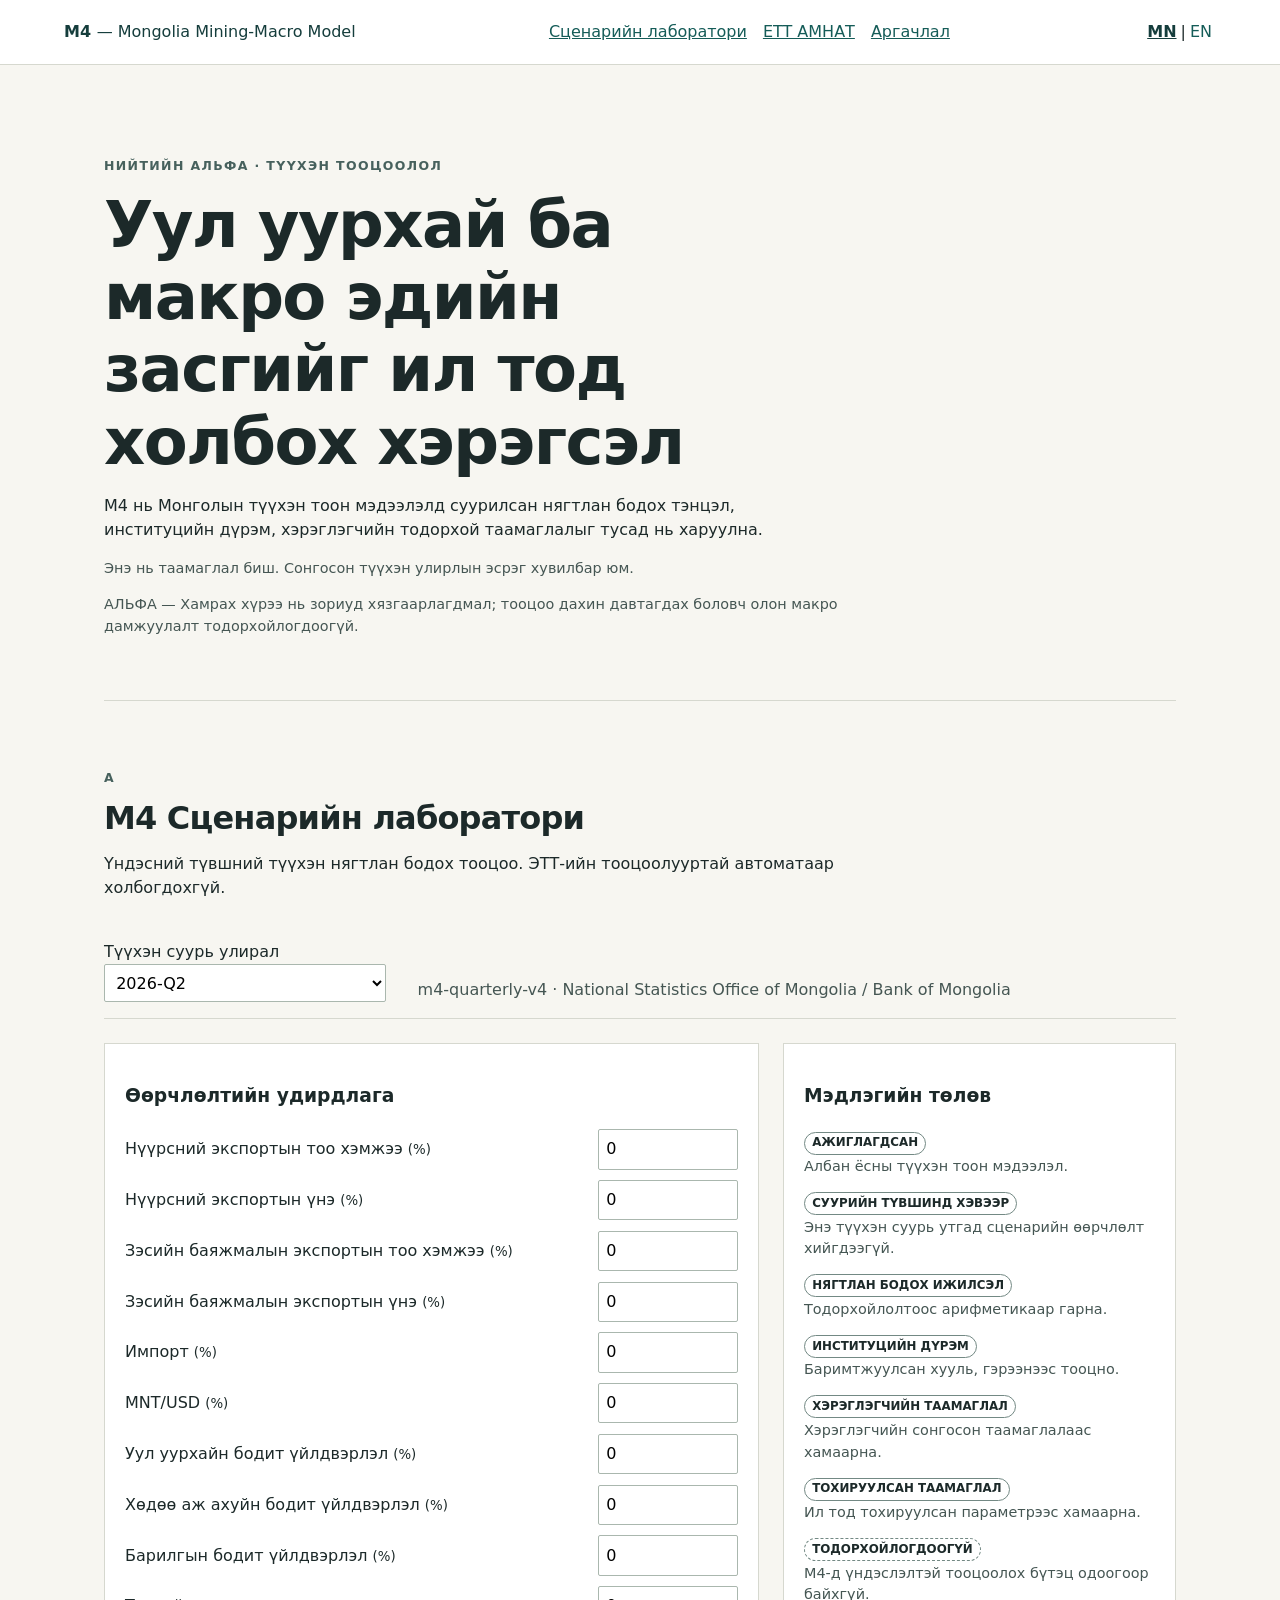
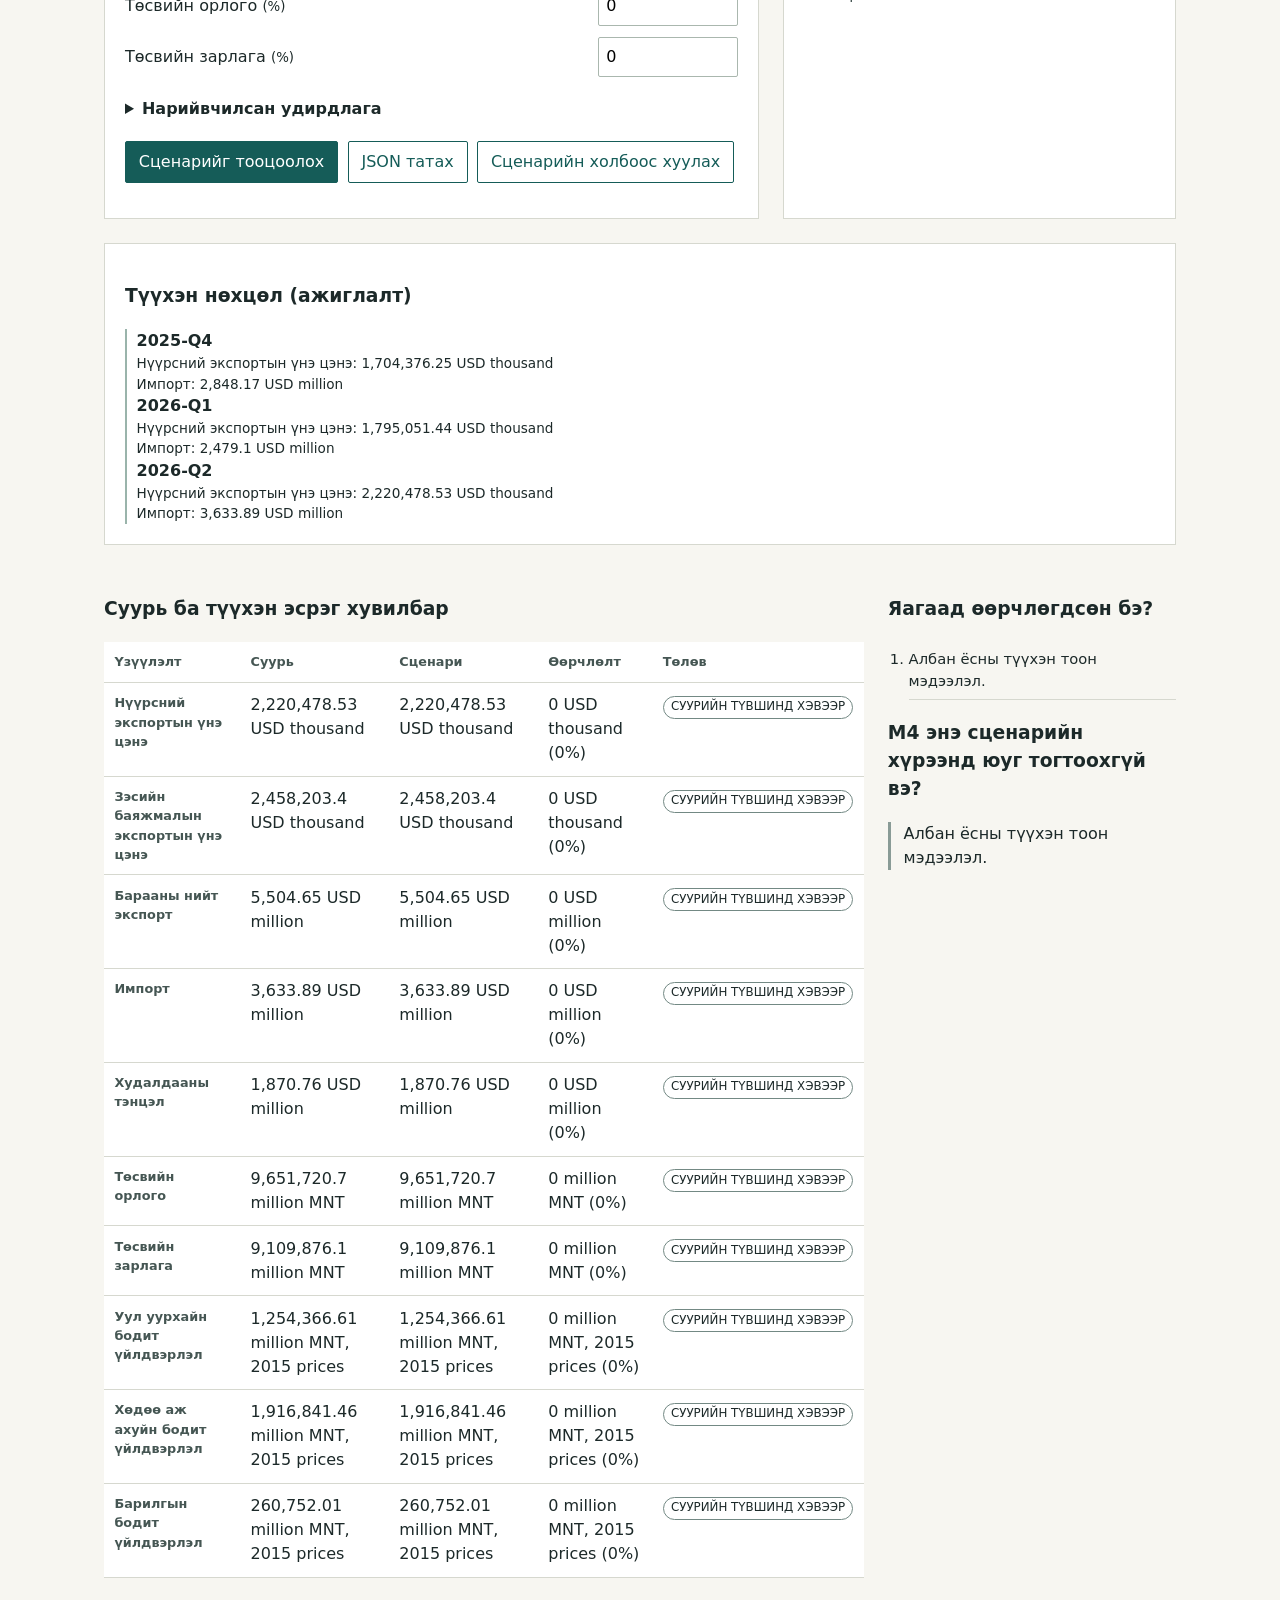
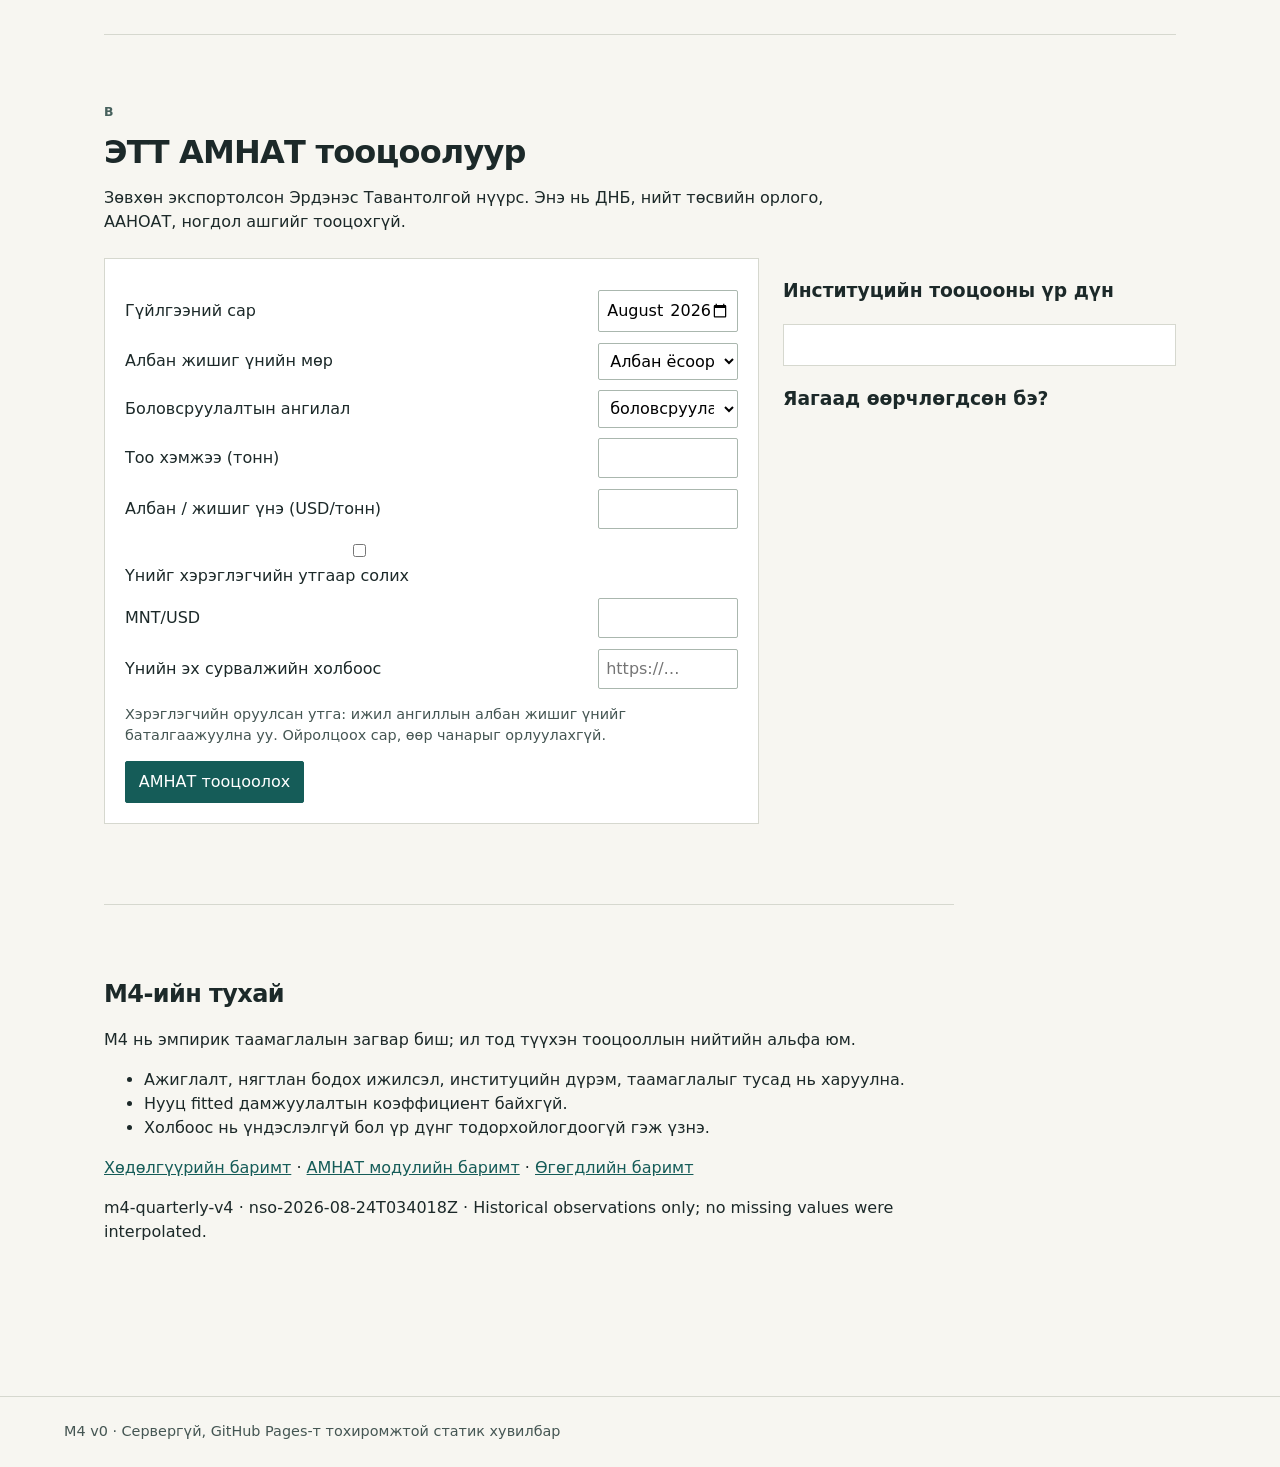
<file: web/index.html>
<!doctype html>
<html lang="mn">
<head>
  <meta charset="utf-8"><meta name="viewport" content="width=device-width, initial-scale=1">
  <title>M4 — Mongolia Mining-Macro Model</title><link rel="stylesheet" href="css/style.css"><link rel="stylesheet" href="css/discoverability.css">
</head>
<body>
<header class="site-header"><a class="brand" href="#top">M4 <span>— Mongolia Mining-Macro Model</span></a><nav><a href="#lab" data-i18n="nav.lab"></a><a href="#ett" data-i18n="nav.ett"></a><a href="#about" data-i18n="nav.about"></a></nav><div class="language"><button data-lang="mn">MN</button><span>|</span><button data-lang="en">EN</button></div></header>
<main id="top">
 <section class="intro"><p class="eyebrow" data-i18n="intro.eyebrow"></p><h1 data-i18n="intro.title"></h1><p data-i18n="intro.copy"></p><p class="status-line" data-i18n="intro.noForecast"></p><p class="status-line" data-i18n="intro.alpha"></p></section>
 <section id="lab" class="section"><div class="section-title"><p class="eyebrow">A</p><h2 data-i18n="lab.title"></h2><p data-i18n="lab.copy"></p></div>
 <div class="baseline-bar"><label><span data-i18n="lab.baseline"></span><select id="quarter"></select></label><p id="baselineMeta"></p></div>
 <div class="grid two"><form id="scenarioForm" class="controls"><h3 data-i18n="lab.controls"></h3><div id="basicControls"></div><details><summary data-i18n="lab.advanced"></summary><div id="advancedControls"></div><fieldset class="assumptions"><legend data-i18n="lab.assumptions"></legend><label><input id="enableLambda" type="checkbox"> <span data-i18n="lab.lambda"></span></label><input id="lambda" type="number" step="0.01" value="0" disabled><label><input id="enablePhi" type="checkbox"> <span data-i18n="lab.phi"></span></label><input id="phi" type="number" step="0.01" value="0" disabled></fieldset></details><div class="actions"><button type="submit" data-i18n="lab.run"></button><button type="button" id="download" data-i18n="lab.download"></button><button type="button" id="copyLink" data-i18n="lab.copyLink"></button></div><p id="copyNotice" class="input-note" role="status" aria-live="polite"></p></form>
 <aside class="status-legend"><h3 data-i18n="status.title"></h3><dl id="statusLegend"></dl></aside></div>
 <div class="historical"><h3 data-i18n="lab.context"></h3><div id="history"></div></div>
 <div class="grid results-grid"><section><h3 data-i18n="results.title"></h3><div class="table-wrap"><table><thead><tr><th data-i18n="results.variable"></th><th data-i18n="results.baseline"></th><th data-i18n="results.scenario"></th><th data-i18n="results.change"></th><th data-i18n="results.status"></th></tr></thead><tbody id="results"></tbody></table></div></section><aside><h3 data-i18n="why.title"></h3><ol id="trace" class="trace"></ol><h3 data-i18n="limits.title"></h3><div id="undetermined" class="limits"></div></aside></div>
 </section>
 <section id="ett" class="section"><div class="section-title"><p class="eyebrow">B</p><h2 data-i18n="ett.title"></h2><p data-i18n="ett.copy"></p></div><div class="grid two"><form id="royaltyForm" class="controls"><label><span data-i18n="ett.month"></span><input name="month" type="month" value="2026-08" required></label><label><span data-i18n="ett.officialPrice"></span><select id="officialPrice"><option value="" data-i18n="ett.noOfficial"></option></select></label><div id="officialPriceDetail" class="input-note"></div><label><span data-i18n="ett.class"></span><select name="product_class" id="productClass"></select></label><label><span data-i18n="ett.quantity"></span><input name="quantity" type="number" min="0" step="1" required></label><label><span data-i18n="ett.price"></span><input name="price" type="number" min="0" step="0.01" required></label><label><span><input id="overridePrice" type="checkbox"> <span data-i18n="ett.override"></span></span></label><label><span data-i18n="ett.fx"></span><input name="fx" type="number" min="0" step="0.01" required></label><label><span data-i18n="ett.provenance"></span><input name="source" type="url" placeholder="https://…"></label><p class="input-note" data-i18n="ett.manual"></p><button type="submit" data-i18n="ett.calculate"></button></form><section><h3 data-i18n="ett.result"></h3><div id="royaltyResult" class="royalty-result"></div><h3 data-i18n="why.title"></h3><ol id="royaltyTrace" class="trace"></ol></section></div></section>
 <section id="about" class="section about"><h2 data-i18n="about.title"></h2><p data-i18n="about.copy"></p><ul><li data-i18n="about.one"></li><li data-i18n="about.two"></li><li data-i18n="about.three"></li></ul><p><a href="methodology.html" data-i18n="about.engine"></a> · <a href="methodology.html#amnat" data-i18n="about.royalty"></a> · <a href="methodology.html#data" data-i18n="about.data"></a></p><p id="provenance"></p></section>
</main><footer>M4 v0 · <span data-i18n="footer.static"></span></footer><script type="module" src="js/app.js"></script>
</body></html>
</file>
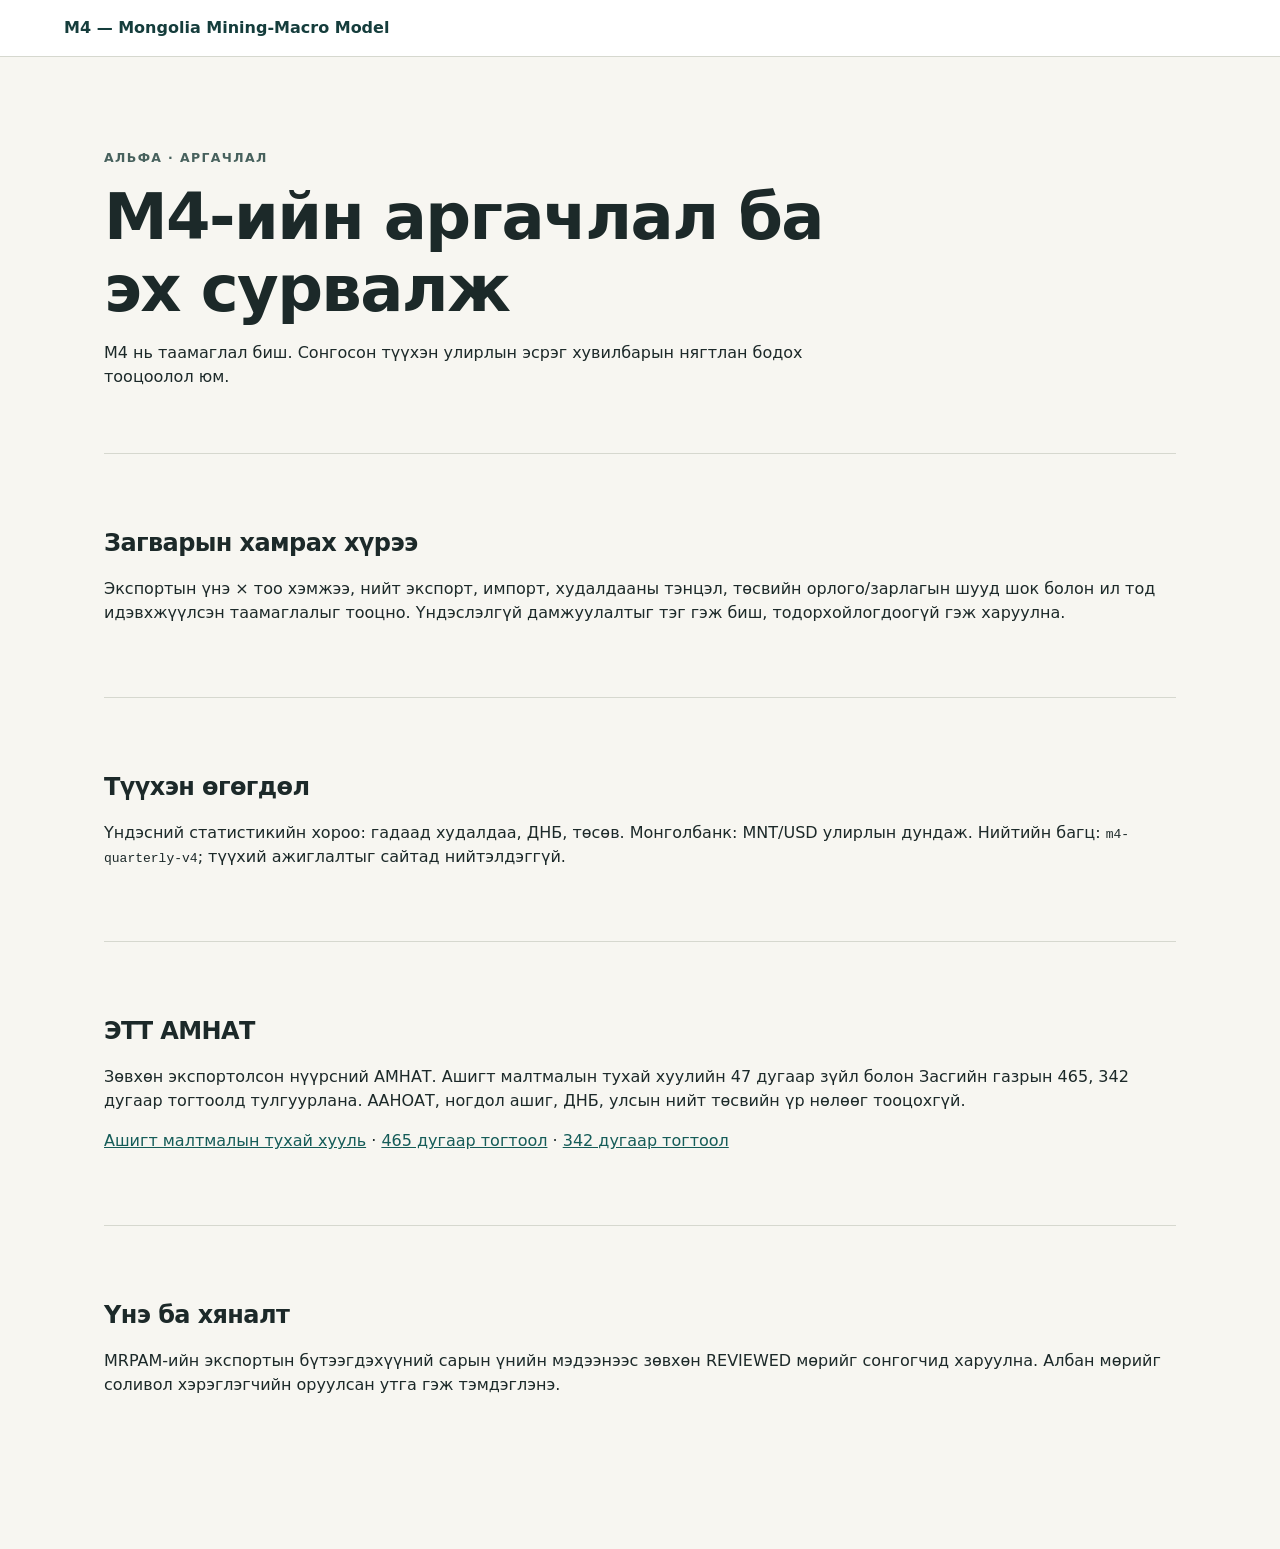
<file: web/methodology.html>
<!doctype html><html lang="mn"><head><meta charset="utf-8"><meta name="viewport" content="width=device-width, initial-scale=1"><title>M4 — Аргачлал</title><link rel="stylesheet" href="css/style.css"></head><body><header class="site-header"><a class="brand" href="index.html">M4 — Mongolia Mining-Macro Model</a></header><main><section class="intro"><p class="eyebrow">АЛЬФА · АРГАЧЛАЛ</p><h1>M4-ийн аргачлал ба эх сурвалж</h1><p>M4 нь таамаглал биш. Сонгосон түүхэн улирлын эсрэг хувилбарын нягтлан бодох тооцоолол юм.</p></section><section class="section"><h2>Загварын хамрах хүрээ</h2><p>Экспортын үнэ × тоо хэмжээ, нийт экспорт, импорт, худалдааны тэнцэл, төсвийн орлого/зарлагын шууд шок болон ил тод идэвхжүүлсэн таамаглалыг тооцно. Үндэслэлгүй дамжуулалтыг тэг гэж биш, тодорхойлогдоогүй гэж харуулна.</p></section><section id="data" class="section"><h2>Түүхэн өгөгдөл</h2><p>Үндэсний статистикийн хороо: гадаад худалдаа, ДНБ, төсөв. Монголбанк: MNT/USD улирлын дундаж. Нийтийн багц: <code>m4-quarterly-v4</code>; түүхий ажиглалтыг сайтад нийтэлдэггүй.</p></section><section id="amnat" class="section"><h2>ЭТТ АМНАТ</h2><p>Зөвхөн экспортолсон нүүрсний АМНАТ. Ашигт малтмалын тухай хуулийн 47 дугаар зүйл болон Засгийн газрын 465, 342 дугаар тогтоолд тулгуурлана. ААНОАТ, ногдол ашиг, ДНБ, улсын нийт төсвийн үр нөлөөг тооцохгүй.</p><p><a href="https://legalinfo.mn/mn/edtl/16532346138581">Ашигт малтмалын тухай хууль</a> · <a href="https://legalinfo.mn/mn/detail?lawId=210505">465 дугаар тогтоол</a> · <a href="https://legalinfo.mn/mn/detail?lawId=210089">342 дугаар тогтоол</a></p></section><section class="section"><h2>Үнэ ба хяналт</h2><p>MRPAM-ийн экспортын бүтээгдэхүүний сарын үнийн мэдээнээс зөвхөн REVIEWED мөрийг сонгогчид харуулна. Албан мөрийг соливол хэрэглэгчийн оруулсан утга гэж тэмдэглэнэ.</p></section></main></body></html>
</file>
<file: web/css/style.css>
:root{font-family:Inter,"Noto Sans Mongolian",system-ui,sans-serif;color:#1c2929;background:#f7f6f1;line-height:1.5}*{box-sizing:border-box}body{margin:0}.site-header{display:flex;gap:1rem;align-items:center;justify-content:space-between;padding:1rem max(5vw,1.2rem);border-bottom:1px solid #d6d8cf;background:#fff}.brand{font-weight:750;color:#153d3c;text-decoration:none}.brand span{font-weight:400}nav{display:flex;gap:1rem}a{color:#155c58}.language button{border:0;background:transparent;padding:.25rem;cursor:pointer}.language button[aria-pressed=true]{font-weight:800;text-decoration:underline}main{max-width:1200px;margin:auto;padding:0 5vw 5rem}.intro{max-width:740px;padding:5rem 0 3rem}.eyebrow{text-transform:uppercase;letter-spacing:.11em;font-size:.78rem;font-weight:700;color:#47615d}.intro h1,.section h2{line-height:1.13;letter-spacing:-.025em}.intro h1{font-size:clamp(2.1rem,5vw,4.4rem);margin:.25rem 0 1rem}.status-line,.input-note{font-size:.9rem;color:#455653}.section{padding:3.5rem 0;border-top:1px solid #d6d8cf}.section-title{max-width:750px;margin-bottom:1.5rem}.section-title h2{font-size:2rem;margin:.2rem 0}.baseline-bar{display:flex;align-items:end;gap:2rem;padding:1rem 0;border-bottom:1px solid #d6d8cf}.baseline-bar p{margin:0;color:#455653}.grid{display:grid;gap:1.5rem}.two{grid-template-columns:minmax(0,1.25fr) minmax(260px,.75fr);margin:1.5rem 0}.results-grid{grid-template-columns:minmax(0,1.45fr) minmax(270px,.55fr);margin-top:2rem}.controls,.status-legend,.historical,.royalty-result{background:#fff;border:1px solid #d6d8cf;padding:1.25rem}.controls label{display:grid;grid-template-columns:1fr 140px;gap:.75rem;align-items:center;margin:.65rem 0}input,select,button{font:inherit}input,select{width:100%;padding:.45rem;border:1px solid #aab7ae;border-radius:2px;background:#fff}button{padding:.5rem .8rem;border:1px solid #155c58;background:#155c58;color:#fff;border-radius:2px}details{margin:1.25rem 0}summary{cursor:pointer;font-weight:700}.assumptions{margin-top:1rem;border:1px solid #d6d8cf}.assumptions label{grid-template-columns:auto 1fr}.actions{display:flex;gap:.6rem}.actions button+button{background:#fff;color:#155c58}dt{font-weight:700;margin-top:.75rem}dd{margin:.1rem 0;color:#455653;font-size:.9rem}.historical{margin:1.5rem 0}.history-row{display:flex;gap:1rem;overflow:auto;padding:.5rem 0}.history-item{min-width:120px;border-left:2px solid #9ab4ab;padding-left:.6rem}.history-item strong,.history-item span{display:block}.history-item span{font-size:.85rem}.table-wrap{overflow:auto}table{width:100%;border-collapse:collapse;background:#fff}th,td{text-align:left;padding:.65rem;border-bottom:1px solid #d6d8cf;vertical-align:top}th{font-size:.8rem;color:#455653}.badge{display:inline-block;border:1px solid #738984;border-radius:99px;padding:.1rem .45rem;font-size:.74rem;white-space:nowrap}.badge.not{border-style:dashed}.trace{padding-left:1.3rem}.trace li{padding:.4rem 0;border-bottom:1px solid #d6d8cf;font-size:.92rem}.trace small{display:block;color:#455653}.limits{border-left:3px solid #899b96;padding-left:.8rem}.royalty-result dl{margin:0}.royalty-result dt{margin-top:.5rem}.about{max-width:850px}footer{border-top:1px solid #d6d8cf;padding:1.5rem 5vw;color:#455653;font-size:.9rem}@media(max-width:760px){.site-header{align-items:flex-start;flex-wrap:wrap}nav{order:3;width:100%}.two,.results-grid{grid-template-columns:1fr}.controls label{grid-template-columns:1fr}.intro{padding-top:3rem}.baseline-bar{align-items:start;flex-direction:column;gap:.5rem}}
</file>
<file: web/css/discoverability.css>
.language button{color:#155c58}.language button[aria-pressed=true]{color:#153d3c}.language button:focus-visible{outline:2px solid #155c58;outline-offset:2px}
</file>
